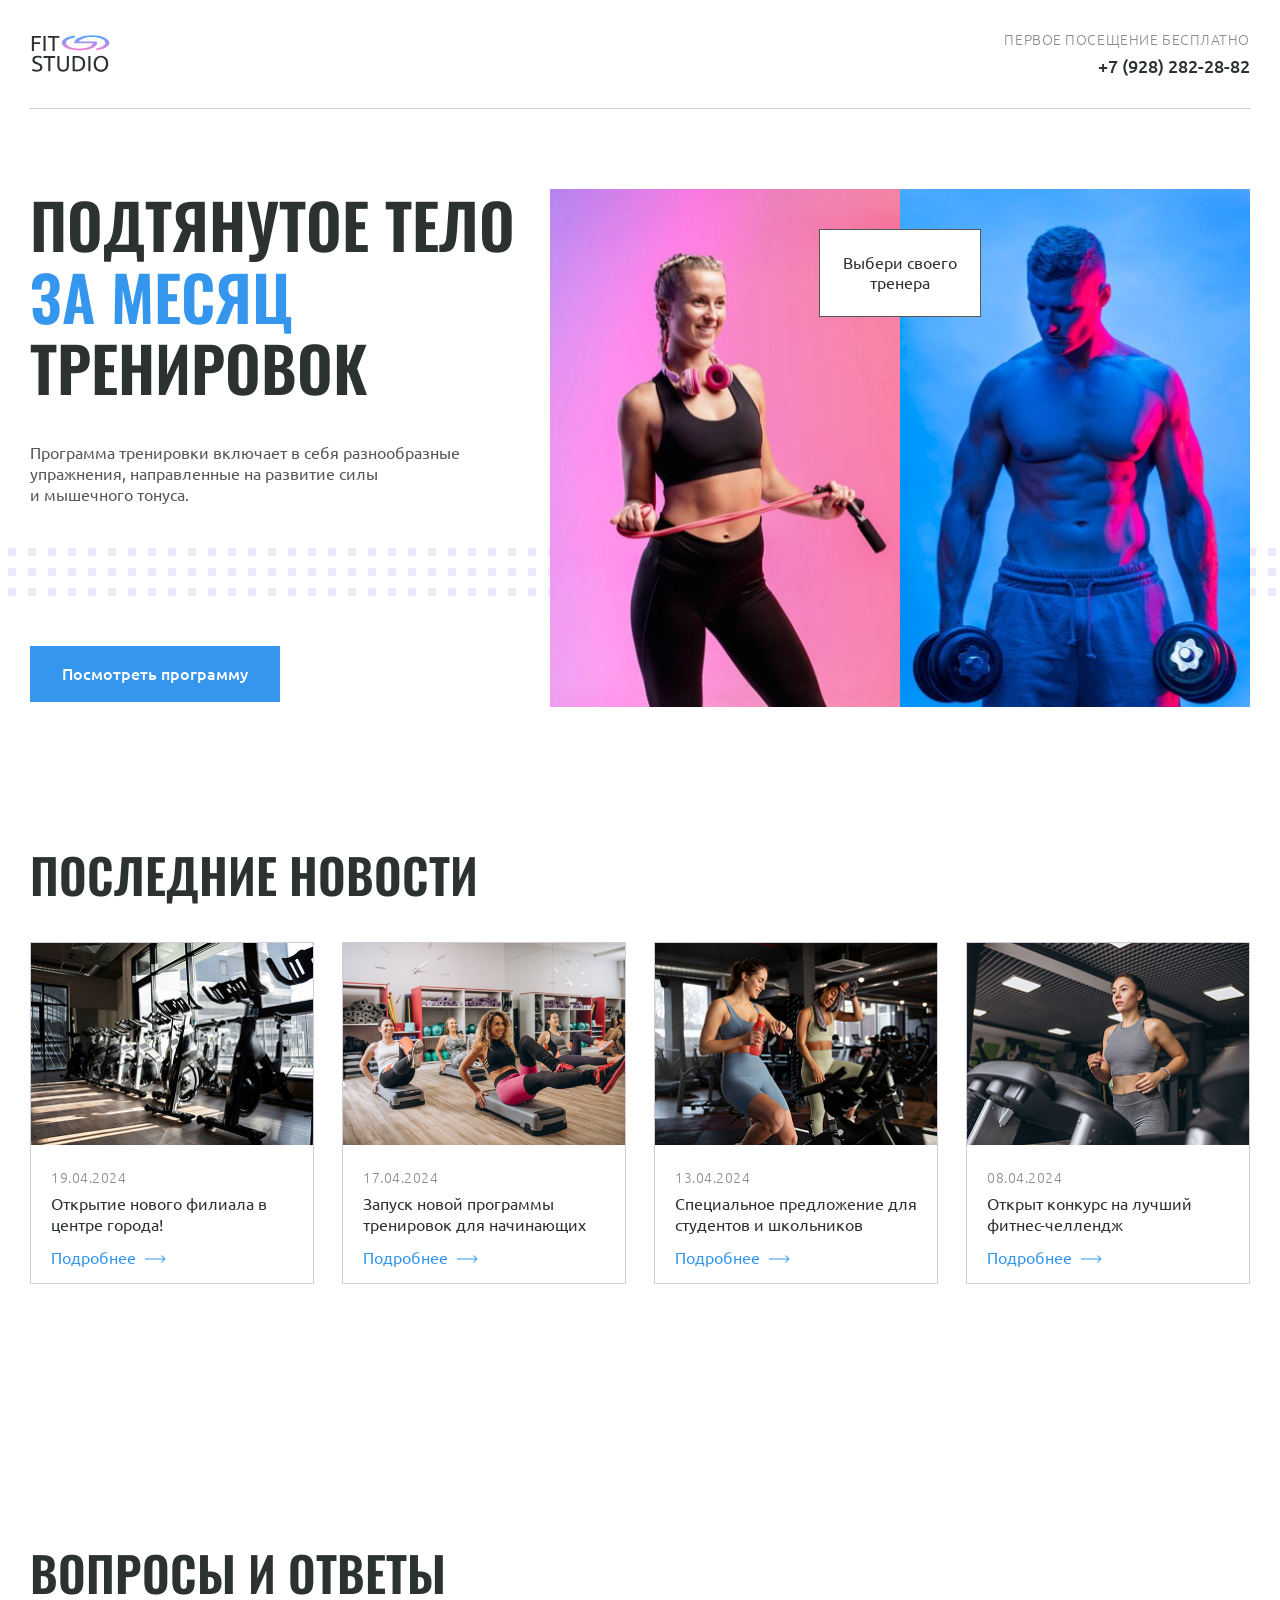
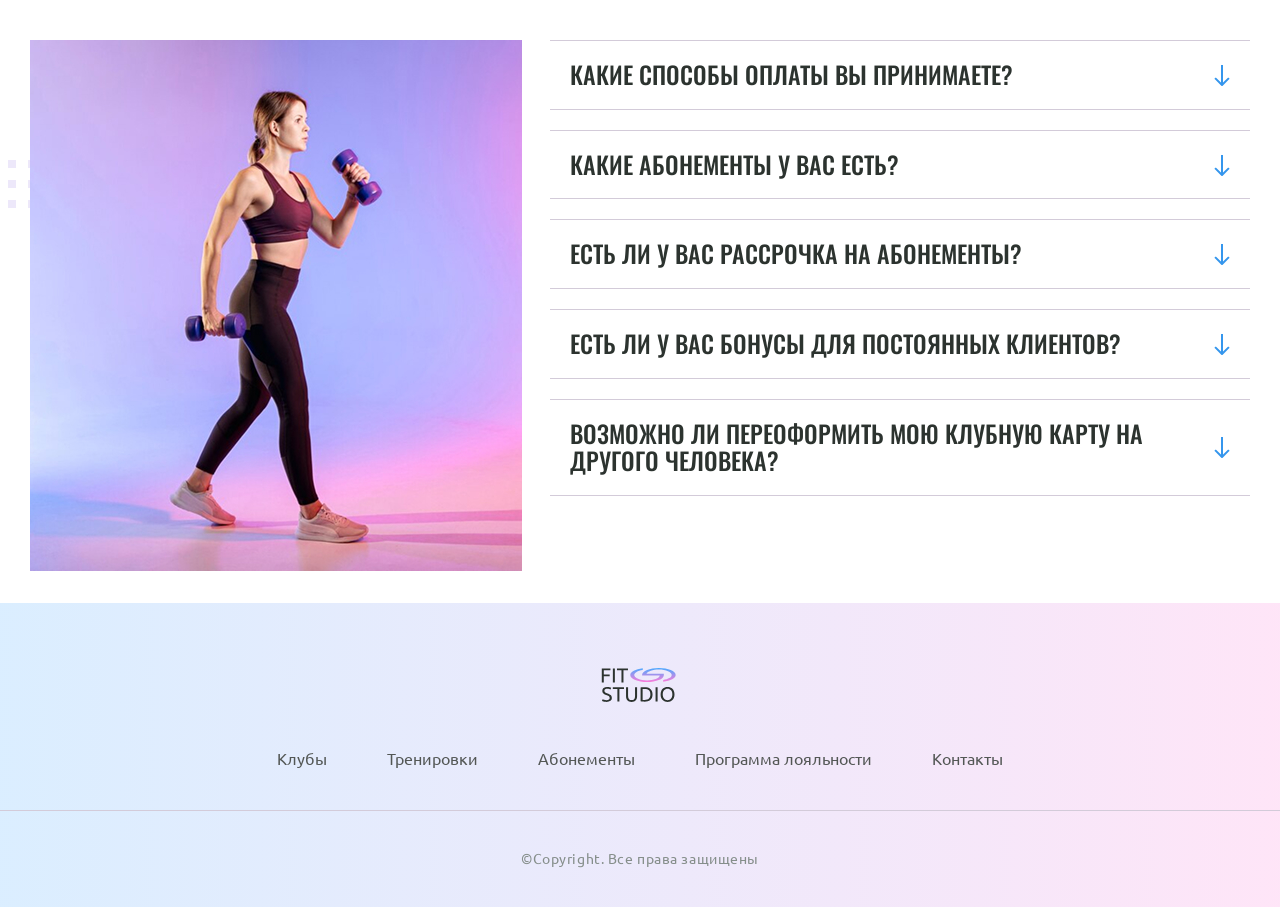
<file: index.html>
<!doctype html>
<html lang="en">
  <head>
    <meta charset="UTF-8" />
    <meta name="viewport" content="width=device-width, initial-scale=1.0" />
    <title>Fit Studio - Главная</title>
    <link rel="stylesheet" href="./css/fonts.css" />
    <link rel="stylesheet" href="./css/normilize.css" />
    <link rel="stylesheet" href="./css/global.css" />
    <link rel="stylesheet" href="./css/header.css" />
    <link rel="stylesheet" href="./css/footer.css" />
    <link rel="stylesheet" href="./css/index.css" />

    <link
      rel="icon"
      href="./content/favicon-icon.svg"
      sizes="128x129"
      type="image/svg+xml"
    />
  </head>
  <body>
    <header class="header">
      <div class="container">
        <nav class="header__inner">
          <a class="header__logo" href="index.html"
            ><img
              class="header__picture"
              width="84px"
              height="45px"
              src="./content/logo.svg"
              alt=""
          /></a>
          <nav class="header__phone">
            <p class="header__title">Первое посещение бесплатно</p>
            <a class="header__number">+7 (928) 282-28-82</a>
          </nav>
        </nav>
      </div>
    </header>
    <section class="hero">
      <div class="container">
        <div class="hero__inner">
          <div class="hero__main">
            <h1 class="hero__large">
              Подтянутое тело
              <span class="hero__main--accent">за&nbspмесяц</span> тренировок
            </h1>
            <p class="hero__text">
              Программа тренировки включает в себя разнообразные упражнения,
              направленные на развитие силы и мышечного тонуса.
            </p>
            <a class="hero__btn" href="#">Посмотреть программу</a>
          </div>
          <div class="hero__img">
            <img
              class="hero__img--position"
              src="./content/img-hero-girl.svg"
              alt="Cпорт девушка со скакалкой"
            />
            <img
              class="hero__img--position"
              src="./content/img-hero-man.svg"
              alt="Cпорт мужик с гантелями"
            />
          </div>
        </div>
      </div>
    </section>
    <section class="news">
      <div class="container">
        <h2 class="news__middle">Последние Новости</h2>
        <div class="news__card decor">
          <a href="article.html"
            ><div class="news__item">
              <img
                class="news__picture"
                style="width: 100%"
                src="./content/card-img.jpg"
                alt=""
              />
              <div class="news__text">
                <time class="news__data" datetime="19.04.2024">19.04.2024</time>
                <p
                  class="news__title"
                  style="margin-bottom: 8px; margin-bottom: 12px"
                >
                  Открытие нового филиала в центре города!
                </p>
                <p class="news__title--pointer">Подробнее</p>
              </div>
            </div></a
          >
          <a href="article.html"
            ><div class="news__item">
              <img
                class="news__picture"
                style="width: 100%"
                src="./content/card-img-two.svg"
                alt=""
              />
              <div class="news__text">
                <time class="news__data" datetime="17.04.2024">17.04.2024</time>

                <p
                  class="news__title"
                  style="margin-bottom: 8px; margin-bottom: 12px"
                >
                  Запуск новой программы тренировок для начинающих
                </p>
                <p class="news__title--pointer">Подробнее</p>
              </div>
            </div></a
          >
          <a href="article.html"
            ><div class="news__item">
              <img
                class="news__picture"
                style="width: 100%"
                src="./content/card-img-three.jpg"
                alt=""
              />
              <div class="news__text">
                <time class="news__data" datetime="13.04.2024">13.04.2024</time>

                <p
                  class="news__title"
                  style="margin-bottom: 8px; margin-bottom: 12px"
                >
                  Специальное предложение для студентов и школьников
                </p>
                <p class="news__title--pointer">Подробнее</p>
              </div>
            </div></a
          >
          <a href="article.html"
            ><div class="news__item">
              <img
                class="news__picture"
                style="width: 100%"
                src="./content/card-img-four.jpg"
                alt=""
              />
              <div class="news__text">
                <time class="news__data" datetime="08.04.2024">08.04.2024</time>

                <p
                  class="news__title"
                  style="margin-bottom: 8px; margin-bottom: 12px"
                >
                  Открыт конкурс на лучший фитнес-челлендж
                </p>
                <p class="news__title--pointer">Подробнее</p>
              </div>
            </div></a
          >
        </div>
      </div>
    </section>
    <section class="faq decor">
      <div class="container">
        <h2 class="faq__large">Вопросы и ответы</h2>
        <div class="faq__inner">
          <div class="faq__img">
            <img class="faq__picture" src="./content/question-img.jpg" alt="" />
          </div>
          <div class="faq__questions">
            <details name="faq">
              <summary class="faq__article">
                Какие способы оплаты вы принимаете?
              </summary>
              <p class="faq__text">
                Наш сайт подключен к интернет-эквайрингу, и вы можете оплатить
                товар или услугу банковской картой Visa, MasterCard, Maestro и
                МИР. Также в наших клубах возможна наличная оплата при посещении
                фитнес-центра.
              </p>
            </details>
            <details name="faq">
              <summary class="faq__article">
                Какие абонементы у вас есть?
              </summary>
              <p class="faq__text">
                Наш сайт подключен к интернет-эквайрингу, и вы можете оплатить
                товар или услугу банковской картой Visa, MasterCard, Maestro и
                МИР. Также в наших клубах возможна наличная оплата при посещении
                фитнес-центра.
              </p>
            </details>
            <details name="faq">
              <summary class="faq__article">
                Есть ли у вас рассрочка на абонементы?
              </summary>
              <p class="faq__text">
                Наш сайт подключен к интернет-эквайрингу, и вы можете оплатить
                товар или услугу банковской картой Visa, MasterCard, Maestro и
                МИР. Также в наших клубах возможна наличная оплата при посещении
                фитнес-центра.
              </p>
            </details>
            <details name="faq">
              <summary class="faq__article">
                Есть ли у вас бонусы для постоянных клиентов?
              </summary>
              <p class="faq__text">
                Наш сайт подключен к интернет-эквайрингу, и вы можете оплатить
                товар или услугу банковской картой Visa, MasterCard, Maestro и
                МИР. Также в наших клубах возможна наличная оплата при посещении
                фитнес-центра.
              </p>
            </details>
            <details name="faq">
              <summary class="faq__article">
                Возможно ли переоформить мою клубную карту на другого человека?
              </summary>
              <p class="faq__text">
                Наш сайт подключен к интернет-эквайрингу, и вы можете оплатить
                товар или услугу банковской картой Visa, MasterCard, Maestro и
                МИР. Также в наших клубах возможна наличная оплата при посещении
                фитнес-центра.
              </p>
            </details>
          </div>
        </div>
      </div>
    </section>
    <footer class="footer">
      <div class="footer__logo">
        <a class="footer__ref" href="index.html">
          <img
            class="footer__picture"
            width="80px"
            height="45px"
            src="./content/logo.svg"
            alt=""
        /></a>
      </div>
      <nav class="footer__nav">
        <ul class="footer__list">
          <li class="footer__item">
            <a class="footer__link" href="#">Клубы</a>
          </li>
          <li class="footer__item">
            <a class="footer__link" href="#">Тренировки</a>
          </li>
          <li class="footer__item">
            <a class="footer__link" href="#">Абонементы</a>
          </li>
          <li class="footer__item">
            <a class="footer__link" href="#">Программа лояльности</a>
          </li>
          <li class="footer__item">
            <a class="footer__link" href="#">Контакты</a>
          </li>
        </ul>
      </nav>
      <div class="footer__copyright">
        <span>&copy;Copyright. Все права защищены</span>
      </div>
    </footer>
  </body>
</html>
</file>
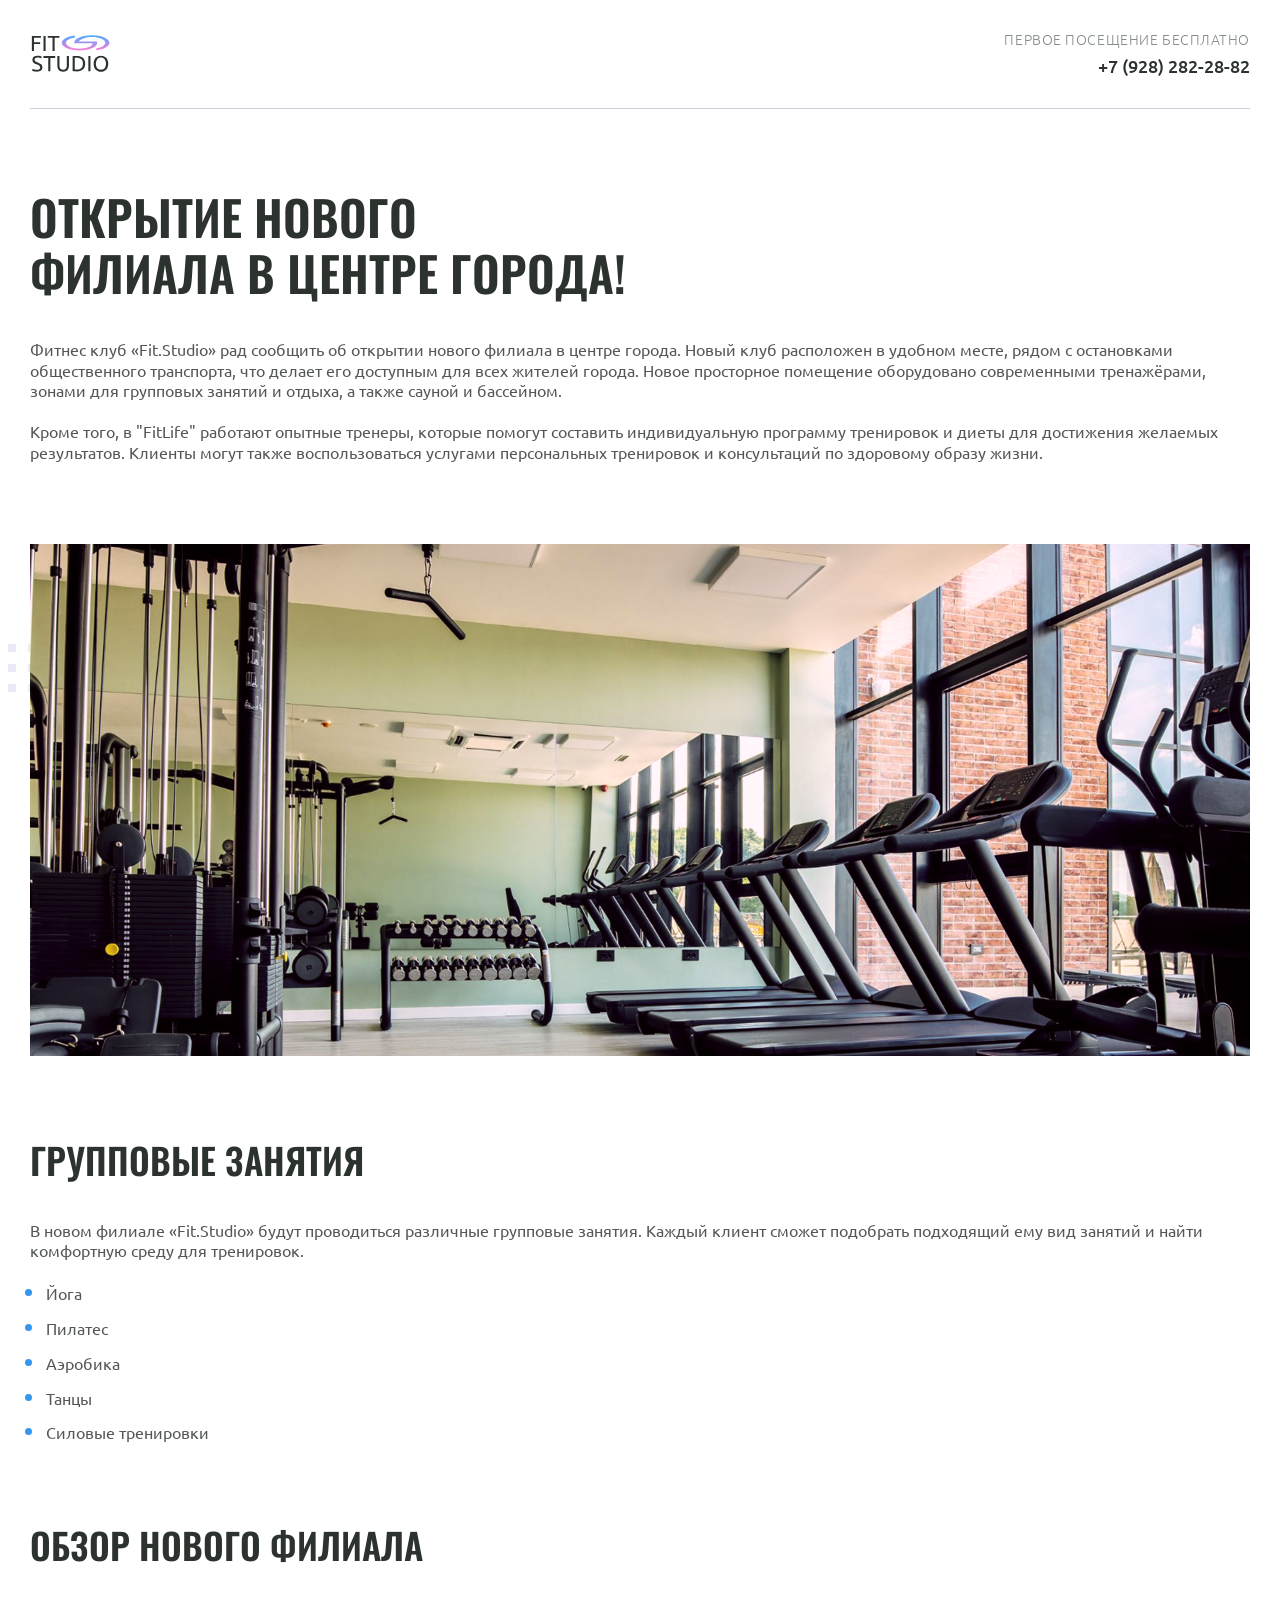
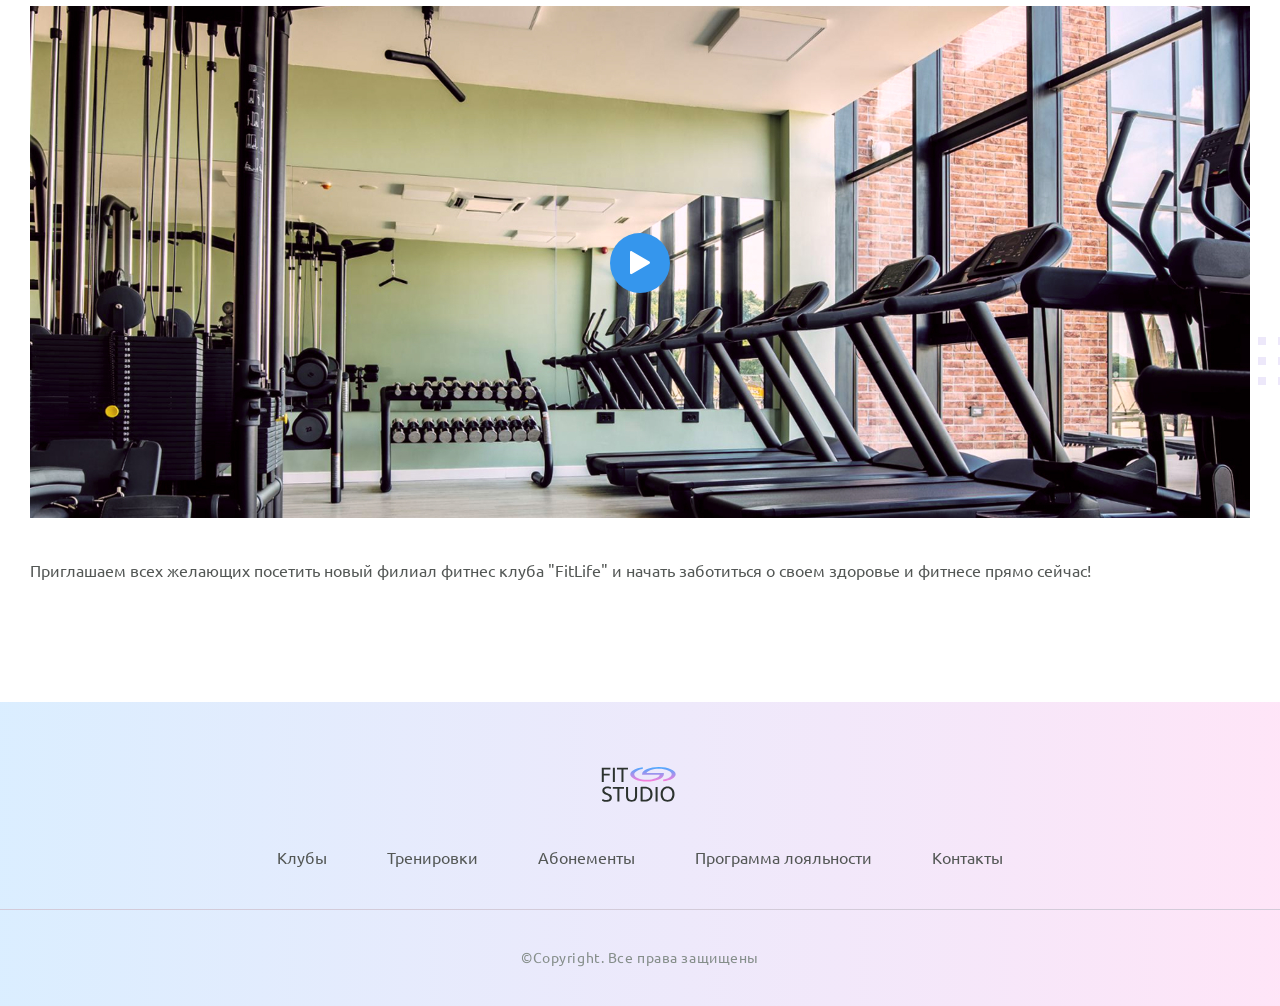
<file: article.html>
<!doctype html>
<html lang="en">
  <head>
    <meta charset="UTF-8" />
    <meta name="viewport" content="width=device-width, initial-scale=1.0" />
    <title>Новый Филиал!</title>
    <link rel="stylesheet" href="./css/fonts.css" />
    <link rel="stylesheet" href="./css/normilize.css" />
    <link rel="stylesheet" href="./css/global.css" />
    <link rel="stylesheet" href="./css/header.css" />
    <link rel="stylesheet" href="./css/footer.css" />
    <link rel="stylesheet" href="./css/article.css" />
    <link
      rel="icon"
      href="./content/favicon-icon.svg"
      sizes="128x129"
      type="image/svg+xml"
    />
  </head>
  <body>
    <header class="header">
      <div class="container">
        <nav class="header__inner">
          <a class="header__logo" href="index.html"
            ><img
              class="header__picture"
              width="84px"
              height="45px"
              src="./content/logo.svg"
              alt=""
          /></a>
          <nav class="header__phone">
            <p class="header__title">Первое посещение бесплатно</p>
            <a class="header__number">+7 (928) 282-28-82</a>
          </nav>
        </nav>
      </div>
    </header>
    <article class="article">
      <section>
        <div class="container">
          <h1 class="article__title article__large">
            Открытие нового филиала в центре города!
          </h1>
          <p class="article__text">
            Фитнес клуб «Fit.Studio» рад сообщить об открытии нового филиала
            в центре города. Новый клуб расположен в удобном месте, рядом
            с остановками общественного транспорта, что делает его доступным
            для всех жителей города. Новое просторное помещение оборудовано
            современными тренажёрами, зонами для групповых занятий и отдыха,
            а также сауной и бассейном.
          </p>
          <p class="article__text text--mb">
            Кроме того, в "FitLife" работают опытные тренеры, которые помогут
            составить индивидуальную программу тренировок и диеты для достижения
            желаемых результатов. Клиенты могут также воспользоваться услугами
            персональных тренировок и консультаций по здоровому образу жизни.
          </p>
        </div>
        <div class="article__wrapper article__wrapper--left decor--left">
          <div class="container">
            <img
              class="article__img"
              width="1220"
              height="512"
              src="./content/gym-image.jpg"
              alt=""
            />
          </div>
        </div>
      </section>
      <section>
        <div class="container">
          <h2 class="article__title article__medium">Групповые занятия</h2>
          <p class="article__text">
            В новом филиале «Fit.Studio» будут проводиться различные групповые
            занятия. Каждый клиент сможет подобрать подходящий ему вид занятий
            и найти комфортную среду для тренировок.
          </p>
          <ul class="article__list article__text">
            <li class="article__item">Йога</li>
            <li class="article__item">Пилатес</li>
            <li class="article__item">Аэробика</li>
            <li class="article__item">Танцы</li>
            <li class="article__item">Силовые тренировки</li>
          </ul>
          <h2 class="article__title article__medium">Обзор нового филиала</h2>
        </div>

        <div
          style="margin-bottom: 40px"
          class="article__wrapper article__wrapper--right decor--right"
        >
          <div style="height: 100%" class="container">
            <button class="article__play">
              <img
                class="article__player"
                src="./content/Polygon 1.svg"
                alt=""
              />
            </button>
            <img
              class="article__img"
              width="1220"
              height="512"
              src="./content/gym-image.jpg"
              alt=""
            />
          </div>
        </div>
        <div class="container">
          <p style="margin: 0" class="article__text">
            Приглашаем всех желающих посетить новый филиал фитнес клуба
            "FitLife" и начать заботиться о своем здоровье и фитнесе прямо
            сейчас!
          </p>
        </div>
      </section>
    </article>
    <footer class="footer">
      <div class="footer__logo">
        <a class="footer__ref" href="index.html">
          <img
            class="footer__picture"
            width="80px"
            height="45px"
            src="./content/logo.svg"
            alt=""
        /></a>
      </div>
      <nav class="footer__nav">
        <ul class="footer__list">
          <li class="footer__item">
            <a class="footer__link" href="#">Клубы</a>
          </li>
          <li class="footer__item">
            <a class="footer__link" href="#">Тренировки</a>
          </li>
          <li class="footer__item">
            <a class="footer__link" href="#">Абонементы</a>
          </li>
          <li class="footer__item">
            <a class="footer__link" href="#">Программа лояльности</a>
          </li>
          <li class="footer__item">
            <a class="footer__link" href="#">Контакты</a>
          </li>
        </ul>
      </nav>
      <div class="footer__copyright">
        <span>&copy;Copyright. Все права защищены</span>
      </div>
    </footer>
  </body>
</html>
</file>
<file: css/fonts.css>
/*
* Prefixed by https://autoprefixer.github.io
* PostCSS: v8.4.14,
* Autoprefixer: v10.4.7
* Browsers: last 4 version
*/

@font-face {
  font-family: Ubuntu;

  src:
    local("Ubuntu"),
    url(../fonts/UbuntuMedium.woff2) format("woff2");
  font-weight: 500;
  font-style: normal;
  font-display: swap;
}
@font-face {
  font-family: Ubuntu;

  src:
    local("Ubuntu"),
    url(../fonts/UbuntuRegular.woff2) format("woff2");
  font-weight: 400;
  font-style: normal;
  font-display: swap;
}
@font-face {
  font-family: Ubuntu;

  src:
    local("Ubuntu"),
    url(../fonts/UbuntuLight.woff2) format("woff2");
  font-weight: 300;
  font-style: normal;
  font-display: swap;
}

@font-face {
  font-family: Oswald;

  src:
    local("Oswald"),
    url(../fonts/OswaldMedium.woff2) format("woff2");
  font-weight: 500;
  font-style: normal;
  font-display: swap;
}
@font-face {
  font-family: Oswald;

  src:
    local("Oswald"),
    url(../fonts/OswaldSemiBold.woff2) format("woff2");
  font-weight: 600;
  font-style: normal;
  font-display: swap;
}
</file>
<file: css/global.css>
/*
* Prefixed by https://autoprefixer.github.io
* PostCSS: v8.4.14,
* Autoprefixer: v10.4.7
* Browsers: last 4 version
*/

body {
  display: -webkit-box;
  display: -ms-flexbox;
  display: flex;
  -webkit-box-orient: vertical;
  -webkit-box-direction: normal;
  -ms-flex-direction: column;
  flex-direction: column;
  min-width: 375px;
  min-height: 100vh;
  overflow-x: hidden;
  font-family: Ubuntu;
  font-weight: 400;
}
* {
  -webkit-box-sizing: border-box;
  box-sizing: border-box;
}
h1,
h2,
h3,
h4,
h5,
h6,
p,
a {
  margin: 0;
  text-decoration: none;
}
.container {
  max-width: 1250px;
  margin: 0 auto;
  padding: 0 15px;
}
img {
  height: auto;
  -o-object-fit: cover;
  object-fit: cover;
}
a,
button {
  outline: none;
}
a:focus-visible,
button:focus-visible,
summery:focus-visible {
  outline: 2px solid;
  color: #3596ed;
  outline-offset: 1px;
}
button:active {
  background-color: #2f8ada;
}

.decor--left:before {
  content: "";
  position: absolute;
  background: url("../content/Big-decor.svg") repeat-x;
  width: calc(50% - 250px);
  height: 48px;
  z-index: -1;
}
.decor--right:after {
  content: "";
  position: absolute;
  background: url("../content/Big-decor.svg") repeat-x;
  width: calc(50% - 250px);
  height: 48px;
  z-index: -1;
}

@media (max-width: 992px) {
  .container {
    max-width: 768px;
  }
  img {
    max-width: 100%;
  }
}
@media (max-width: 768px) {
  .container {
    max-width: 576px;
  }
}
@media (max-width: 576px) {
  .section {
    margin-bottom: 80px;
  }
}
</file>
<file: css/header.css>
.header {
  margin-bottom: 80px;
}
.header__inner {
  margin-top: 30px;
  display: -webkit-box;
  display: -ms-flexbox;
  display: flex;
  -webkit-box-pack: justify;
  -ms-flex-pack: justify;
  justify-content: space-between;
  -webkit-box-align: center;
  -ms-flex-align: center;
  align-items: center;
  max-height: 105px;
  border-bottom: 1px solid #d3cbd9;
  padding-bottom: 30px;
  gap: 10px;
}
.header__phone {
  display: -webkit-box;
  display: -ms-flexbox;
  display: flex;
  -webkit-box-orient: vertical;
  -webkit-box-direction: normal;
  -ms-flex-direction: column;
  flex-direction: column;
  -webkit-box-pack: center;
  -ms-flex-pack: center;
  justify-content: center;
  -webkit-box-align: end;
  -ms-flex-align: end;
  align-items: end;
}
.header__title {
  font-family: "Ubuntu", sans-serif;
  font-weight: 300;
  font-size: 14px;
  letter-spacing: 0.04em;
  text-transform: uppercase;
  text-align: right;
  color: #858e8a;
  margin-bottom: 8px;
}
.header__number {
  font-family: "Ubuntu", sans-serif;
  font-weight: 500;
  font-size: 18px;
  color: #2c332f;
  -webkit-transition: all 0.3s;
  -o-transition: all 0.3s;
  transition: all 0.3s;
}
.header__number:hover {
  color: #3596ed;
  cursor: pointer;
  -webkit-transform: scale(1.03);
  -ms-transform: scale(1.03);
  transform: scale(1.03);
}
</file>
<file: css/footer.css>
.footer {
  margin-top: auto;
  background: -webkit-gradient(
    linear,
    left top,
    right top,
    from(rgba(73, 169, 255, 0.2)),
    to(rgba(252, 124, 217, 0.2))
  );
  background: -o-linear-gradient(
    left,
    rgba(73, 169, 255, 0.2) 0%,
    rgba(252, 124, 217, 0.2) 100%
  );
  background: linear-gradient(
    90deg,
    rgba(73, 169, 255, 0.2) 0%,
    rgba(252, 124, 217, 0.2) 100%
  );
}
.footer__logo {
  display: -webkit-box;
  display: -ms-flexbox;
  display: flex;
  -webkit-box-pack: center;
  -ms-flex-pack: center;
  justify-content: center;
  -webkit-box-align: center;
  -ms-flex-align: center;
  align-items: center;
  padding-top: 60px;
  padding-bottom: 40px;
}
.footer__list {
  display: -webkit-box;
  display: -ms-flexbox;
  display: flex;
  -webkit-box-pack: center;
  -ms-flex-pack: center;
  justify-content: center;
  -webkit-box-align: center;
  -ms-flex-align: center;
  align-items: center;
  text-decoration: none;
  list-style: none;
  gap: 60px;
  padding-left: 0px;
  padding-bottom: 40px;
  margin: 0px;
  border-bottom: 1px solid #d3cbd9;
}
.footer__link:hover {
  color: #3596ed;
  cursor: pointer;
  -webkit-transition: all, 0.3s;
  -o-transition: all, 0.3s;
  transition: all, 0.3s;
}
.footer__link {
  text-decoration: none;
  font-family: "Ubuntu", sans-serif;
  font-weight: 400;
  font-size: 16px;
  line-height: 130%;
  color: #535755;
}
.footer__copyright {
  font-family: "Ubuntu", sans-serif;
  display: -webkit-box;
  display: -ms-flexbox;
  display: flex;
  -webkit-box-pack: center;
  -ms-flex-pack: center;
  justify-content: center;
  -webkit-box-align: center;
  -ms-flex-align: center;
  align-items: center;
  padding-top: 40px;
  padding-bottom: 40px;
  font-weight: 400;
  font-size: 14px;
  letter-spacing: 0.04em;
  color: #858e8a;
}
.footer__item:hover {
  cursor: pointer;
}

@media (max-width: 765px) {
  .footer__list {
    padding-top: 40px;
    -webkit-box-orient: vertical;
    -webkit-box-direction: normal;
    -ms-flex-direction: column;
    flex-direction: column;
    gap: 25px;
  }
}
</file>
<file: css/index.css>
.hero {
  position: relative;
  margin-bottom: 140px;
}
.hero::before {
  content: "";
  position: absolute;
  background: url("../content/Big-decor.svg") repeat-x;
  top: 359px;
  width: 100%;
  height: 48px;
}
.hero__img--position {
  max-width: 100%;
}
.hero__main {
  max-width: 492px;
  margin-right: 28px;
}
.hero__inner {
  display: -webkit-box;
  display: -ms-flexbox;
  display: flex;
  -webkit-box-pack: justify;
  -ms-flex-pack: justify;
  justify-content: space-between;
}

.hero__large,
.faq__large {
  font-family: "Oswald", sans-serif;
  font-weight: 600;
  font-size: 62px;
  line-height: 115%;
  text-transform: uppercase;
  color: #2c332f;
  margin-bottom: 40px;
}
.hero__main--accent {
  color: #3596ed;
}
.hero__text {
  font-family: "Ubuntu", sans-serif;
  font-weight: 400;
  font-size: 16px;
  line-height: 130%;
  color: #535755;
  margin-bottom: 159px;
  max-width: 439px;
}
.hero__btn {
  padding: 19px 32px;
  width: 270px;
  height: 57px;
  background: #3596ed;
  font-weight: 500;
  text-transform: rgb(225 225 255 / 0.9);
  color: #fff;
  text-decoration: none;
}
.hero__btn:hover {
  background: #006eff;
  -webkit-transition: 0.3s;
  -o-transition: 0.3s;
  transition: 0.3s;
}
.hero__img {
  display: -webkit-box;
  display: -ms-flexbox;
  display: flex;
  position: relative;
}
.hero__img::after {
  content: "Выбери своего тренера";
  display: -webkit-box;
  display: -ms-flexbox;
  display: flex;
  -webkit-box-align: center;
  -ms-flex-align: center;
  align-items: center;
  background: #fff;
  max-width: 160px;
  height: 86px;
  position: absolute;
  top: 40px;
  left: 50%;
  -webkit-transform: translateX(-50%);
  -ms-transform: translateX(-50%);
  transform: translateX(-50%);
  border: 1px solid #535755;
  font-family: "Ubuntu", sans-serif;
  font-weight: 400;
  font-size: 16px;
  line-height: 130%;
  text-align: center;
  color: #2c332f;
}
.news {
  margin-bottom: 261px;
}
.news__middle {
  font-family: "Oswald", sans-serif;
  font-weight: 600;
  font-size: 48px;
  line-height: 115%;
  text-transform: uppercase;
  color: #2c332f;
  margin-bottom: 40px;
}
.news__card {
  display: -webkit-box;
  display: -ms-flexbox;
  display: flex;
  -webkit-box-pack: justify;
  -ms-flex-pack: justify;
  justify-content: space-between;
  -webkit-box-align: center;
  -ms-flex-align: center;
  align-items: center;
  gap: 28px;
}
.news__item {
  max-width: 284px;
  height: 342px;
  border: 1px solid #d3cbd9;
  overflow: hidden;
  -webkit-box-flex: 1;
  -ms-flex: 1 1 25%;
  flex: 1 1 25%;
}
.news__text {
  margin: 20px;
}
.news__data {
  display: inline-block;
  font-family: "Ubuntu", sans-serif;
  font-weight: 300;
  font-size: 14px;
  letter-spacing: 0.04em;
  text-transform: uppercase;
  color: #858e8a;
  margin-bottom: 8px;
}
.news__title {
  font-family: "Ubuntu", sans-serif;
  font-weight: 400;
  font-size: 16px;
  line-height: 130%;
  color: #2c332f;
  max-width: 244px;
}
.news__title--pointer {
  font-family: "Ubuntu", sans-serif;
  font-weight: 400;
  font-size: 16px;
  line-height: 130%;
  color: #3596ed;
  position: relative;
}
.news__title--pointer:after {
  content: "";
  position: absolute;
  background: url("../content/strelka.svg");
  width: 22px;
  height: 9px;
  margin-left: 8px;
  top: 6px;
}
.news__item:hover {
  -webkit-transform: scale(1.02);
  -ms-transform: scale(1.02);
  transform: scale(1.02);
  -webkit-transition: all, 0.3s;
  -o-transition: all, 0.3s;
  transition: all, 0.3s;
}
.faq__inner {
  display: -webkit-box;
  display: -ms-flexbox;
  display: flex;
  margin-bottom: 28px;
  gap: 28px;
}

.faq__large {
  font-family: "Oswald", sans-serif;
  font-weight: 600;
  font-size: 48px;
  line-height: 115%;
  text-transform: uppercase;
  color: #2c332f;
  margin-bottom: 40px;
}
.faq {
  position: relative;
}

.faq::before {
  content: "";
  position: absolute;
  background: url("../content/Big-decor.svg") repeat-x;
  top: 215px;
  width: calc(50% - 300px);
  height: 48px;
  z-index: -1;
}
details {
  margin-bottom: 20px;
  border-block: 1px solid #d3cbd9;
}

.faq__text {
  font-family: "Ubuntu", sans-serif;
  max-width: 700px;
  font-weight: 400;
  font-size: 16px;
  line-height: 130%;
  color: #535755;
}
details[open] .faq__article::after {
  -webkit-transform: rotate(180deg);
  -ms-transform: rotate(180deg);
  transform: rotate(180deg);
}
.faq__article {
  display: -webkit-box;
  display: -ms-flexbox;
  display: flex;
  list-style: none;
  -webkit-box-pack: justify;
  -ms-flex-pack: justify;
  justify-content: space-between;
  -webkit-box-align: center;
  -ms-flex-align: center;
  align-items: center;
  gap: 5px;
  padding: 20px;
  cursor: pointer;
  font-family: "Oswald", sans-serif;
  font-weight: 500;
  font-size: 24px;
  line-height: 115%;
  text-transform: uppercase;
  color: #2c332f;
}
.faq__article::after {
  content: "";
  width: 17px;
  height: 22px;
  display: inline-block;
  background: url("../content/arrow-q.svg") no-repeat center / cover;
  -webkit-transition: -webkit-transform 0.5s;
  transition: -webkit-transform 0.5s;
  -o-transition: transform 0.5s;
  transition: transform 0.5s;
  transition:
    transform 0.5s,
    -webkit-transform 0.5s;
  -ms-flex-negative: 0;
  flex-shrink: 0;
}
.faq__article::webkit-details-marker {
  display: none;
}

.faq__text {
  padding: 0 20px 20px 20px;
}

@media (max-width: 1440px) {
  .hero__img--position {
    width: 50%;
  }
}
@media (max-width: 992px) {
  .hero__inner {
    -webkit-box-orient: vertical;
    -webkit-box-direction: normal;
    -ms-flex-direction: column;
    flex-direction: column;
    -webkit-box-align: center;
    -ms-flex-align: center;
    align-items: center;
  }
  .hero::before {
    display: none;
  }
  .hero__main {
    text-align: center;
    max-width: inherit;
    margin-right: 0px;
    margin-bottom: 40px;
  }
  .hero__large {
    font-size: 52px;
    margin-bottom: 30px;
  }

  .hero__text {
    text-align: center;
    max-width: inherit;
    margin-bottom: 30px;
  }
  .news__card {
    -ms-flex-wrap: wrap;
    flex-wrap: wrap;
    -webkit-box-pack: center;
    -ms-flex-pack: center;
    justify-content: center;
    gap: 20px;
  }
  .news__item {
    -ms-flex-preferred-size: 100%;
    flex-basis: 100%;
    max-width: 350px;
  }
  .news__picture {
    width: 100%;
  }
  .news__middle,
  .faq__large {
    font-size: 40px;
    text-align: center;
    max-width: inherit;
  }
  .faq__inner {
    -webkit-box-orient: vertical;
    -webkit-box-direction: reverse;
    -ms-flex-direction: column-reverse;
    flex-direction: column-reverse;
    -webkit-box-align: center;
    -ms-flex-align: center;
    align-items: center;
  }
  .faq::before {
    display: none;
  }
  .faq__picture {
    margin-right: 0;
  }
  .news {
    margin-bottom: 120px;
  }
}
@media (max-width: 768px) {
  .hero__large {
    font-size: 50px;
  }
}
@media (max-width: 576px) {
  .hero__large {
    font-size: 42px;
  }
  .hero__main {
    max-width: 410px;
  }
  .header {
    margin-bottom: 60px;
  }
  .hero__img::after {
    max-width: 125px;
    font-size: 14px;
    height: 50px;
  }
  .news__middle,
  .faq__large {
    font-size: 34px;
  }
}
</file>
<file: css/article.css>
.article {
  padding-bottom: 120px;
}

.article__title {
  max-width: 596px;
  font-family: "Oswald", sans-serif;
  font-weight: 600;
  line-height: 115%;
  text-transform: uppercase;
  color: #2c332f;
  margin-bottom: 40px;
}

.article__text {
  margin-bottom: 20px;
  font-family: "Ubuntu", sans-serif;
  font-weight: 400;
  font-size: 16px;
  line-height: 130%;
  color: #535755;
}
.article__large {
  font-size: 48px;
}
.article__medium {
  font-size: 36px;
}
.text--mb {
  margin-bottom: 80px;
}
.article__wrapper {
  position: relative;
  margin-bottom: 80px;
}
.article__wrapper--left::before {
  top: 100px;
  left: 0;
}

.article__wrapper--right::after {
  bottom: 136px;
  right: 0;
}

.article__img {
  width: 100%;
}
.article__list {
  margin-top: 0px;
  padding-left: 16px;
  margin-bottom: 80px;
}
.article__item {
  margin-top: 12px;
}
.article__item::marker {
  margin-top: 12px;
  color: #3596ed;
  font-size: 22px;
}
.article__play {
  display: -webkit-box;
  display: -ms-flexbox;
  display: flex;
  -webkit-box-align: center;
  -ms-flex-align: center;
  align-items: center;
  -webkit-box-pack: center;
  -ms-flex-pack: center;
  justify-content: center;
  padding: 0px;
  background-color: #3596ed;
  border: none;
  width: 60px;
  height: 60px;
  border-radius: 50%;
  cursor: pointer;
  position: absolute;
  top: 50%;
  left: 50%;
  -webkit-transform: translate(-50%, -50%);
  -ms-transform: translate(-50%, -50%);
  transform: translate(-50%, -50%);
  -webkit-transition: all 0.3s;
  -o-transition: all 0.3s;
  transition: all 0.3s;
}
.article__play:hover {
  opacity: 1.1;
  -webkit-box-shadow: 0 5px 15px #299bff;
  box-shadow: 0 5px 15px #299bff;
}

.article__player {
  width: 20px;
  height: 24px;
}

@media (max-width: 768px) {
  .decor--left:before,
  .decor--left::after {
    display: none;
  }
  .article__text {
    margin-bottom: 40px;
  }
  .article__medium {
    font-size: 32px;
  }
  .article__large {
    font-size: 44px;
  }
}
@media (max-width: 576px) {
  .header {
    margin-bottom: 60px;
  }
  .article {
    padding-bottom: 60px;
  }
  .article__large {
    font-size: 42px;
  }
  .article__play {
    width: 35px;
    height: 35px;
  }
  .article__player {
    width: 10px;
    height: 12px;
  }
}
</file>
<file: css/normilize.css>
/*! normalize.css v8.0.1 | MIT License | github.com/necolas/normalize.css */

/* Document
   ========================================================================== */

/**
 * 1. Correct the line height in all browsers.
 * 2. Prevent adjustments of font size after orientation changes in iOS.
 */

html {
  line-height: 1.15; /* 1 */
  -webkit-text-size-adjust: 100%; /* 2 */
}

/* Sections
   ========================================================================== */

/**
 * Remove the margin in all browsers.
 */

body {
  margin: 0;
}

/**
 * Render the `main` element consistently in IE.
 */

main {
  display: block;
}

/**
 * Correct the font size and margin on `h1` elements within `section` and
 * `article` contexts in Chrome, Firefox, and Safari.
 */

h1 {
  font-size: 2em;
  margin: 0.67em 0;
}

/* Grouping content
   ========================================================================== */

/**
 * 1. Add the correct box sizing in Firefox.
 * 2. Show the overflow in Edge and IE.
 */

hr {
  box-sizing: content-box; /* 1 */
  height: 0; /* 1 */
  overflow: visible; /* 2 */
}

/**
 * 1. Correct the inheritance and scaling of font size in all browsers.
 * 2. Correct the odd `em` font sizing in all browsers.
 */

pre {
  font-family: monospace, monospace; /* 1 */
  font-size: 1em; /* 2 */
}

/* Text-level semantics
   ========================================================================== */

/**
 * Remove the gray background on active links in IE 10.
 */

a {
  background-color: transparent;
}

/**
 * 1. Remove the bottom border in Chrome 57-
 * 2. Add the correct text decoration in Chrome, Edge, IE, Opera, and Safari.
 */

abbr[title] {
  border-bottom: none; /* 1 */
  text-decoration: underline; /* 2 */
  text-decoration: underline dotted; /* 2 */
}

/**
 * Add the correct font weight in Chrome, Edge, and Safari.
 */

b,
strong {
  font-weight: bolder;
}

/**
 * 1. Correct the inheritance and scaling of font size in all browsers.
 * 2. Correct the odd `em` font sizing in all browsers.
 */

code,
kbd,
samp {
  font-family: monospace, monospace; /* 1 */
  font-size: 1em; /* 2 */
}

/**
 * Add the correct font size in all browsers.
 */

small {
  font-size: 80%;
}

/**
 * Prevent `sub` and `sup` elements from affecting the line height in
 * all browsers.
 */

sub,
sup {
  font-size: 75%;
  line-height: 0;
  position: relative;
  vertical-align: baseline;
}

sub {
  bottom: -0.25em;
}

sup {
  top: -0.5em;
}

/* Embedded content
   ========================================================================== */

/**
 * Remove the border on images inside links in IE 10.
 */

img {
  border-style: none;
}

/* Forms
   ========================================================================== */

/**
 * 1. Change the font styles in all browsers.
 * 2. Remove the margin in Firefox and Safari.
 */

button,
input,
optgroup,
select,
textarea {
  font-family: inherit; /* 1 */
  font-size: 100%; /* 1 */
  line-height: 1.15; /* 1 */
  margin: 0; /* 2 */
}

/**
 * Show the overflow in IE.
 * 1. Show the overflow in Edge.
 */

button,
input {
  /* 1 */
  overflow: visible;
}

/**
 * Remove the inheritance of text transform in Edge, Firefox, and IE.
 * 1. Remove the inheritance of text transform in Firefox.
 */

button,
select {
  /* 1 */
  text-transform: none;
}

/**
 * Correct the inability to style clickable types in iOS and Safari.
 */

button,
[type="button"],
[type="reset"],
[type="submit"] {
  -webkit-appearance: button;
}

/**
 * Remove the inner border and padding in Firefox.
 */

button::-moz-focus-inner,
[type="button"]::-moz-focus-inner,
[type="reset"]::-moz-focus-inner,
[type="submit"]::-moz-focus-inner {
  border-style: none;
  padding: 0;
}

/**
 * Restore the focus styles unset by the previous rule.
 */

button:-moz-focusring,
[type="button"]:-moz-focusring,
[type="reset"]:-moz-focusring,
[type="submit"]:-moz-focusring {
  outline: 1px dotted ButtonText;
}

/**
 * Correct the padding in Firefox.
 */

fieldset {
  padding: 0.35em 0.75em 0.625em;
}

/**
 * 1. Correct the text wrapping in Edge and IE.
 * 2. Correct the color inheritance from `fieldset` elements in IE.
 * 3. Remove the padding so developers are not caught out when they zero out
 *    `fieldset` elements in all browsers.
 */

legend {
  box-sizing: border-box; /* 1 */
  color: inherit; /* 2 */
  display: table; /* 1 */
  max-width: 100%; /* 1 */
  padding: 0; /* 3 */
  white-space: normal; /* 1 */
}

/**
 * Add the correct vertical alignment in Chrome, Firefox, and Opera.
 */

progress {
  vertical-align: baseline;
}

/**
 * Remove the default vertical scrollbar in IE 10+.
 */

textarea {
  overflow: auto;
}

/**
 * 1. Add the correct box sizing in IE 10.
 * 2. Remove the padding in IE 10.
 */

[type="checkbox"],
[type="radio"] {
  box-sizing: border-box; /* 1 */
  padding: 0; /* 2 */
}

/**
 * Correct the cursor style of increment and decrement buttons in Chrome.
 */

[type="number"]::-webkit-inner-spin-button,
[type="number"]::-webkit-outer-spin-button {
  height: auto;
}

/**
 * 1. Correct the odd appearance in Chrome and Safari.
 * 2. Correct the outline style in Safari.
 */

[type="search"] {
  -webkit-appearance: textfield; /* 1 */
  outline-offset: -2px; /* 2 */
}

/**
 * Remove the inner padding in Chrome and Safari on macOS.
 */

[type="search"]::-webkit-search-decoration {
  -webkit-appearance: none;
}

/**
 * 1. Correct the inability to style clickable types in iOS and Safari.
 * 2. Change font properties to `inherit` in Safari.
 */

::-webkit-file-upload-button {
  -webkit-appearance: button; /* 1 */
  font: inherit; /* 2 */
}

/* Interactive
   ========================================================================== */

/*
 * Add the correct display in Edge, IE 10+, and Firefox.
 */

details {
  display: block;
}

/*
 * Add the correct display in all browsers.
 */

summary {
  display: list-item;
}

/* Misc
   ========================================================================== */

/**
 * Add the correct display in IE 10+.
 */

template {
  display: none;
}

/**
 * Add the correct display in IE 10.
 */

[hidden] {
  display: none;
}
</file>
